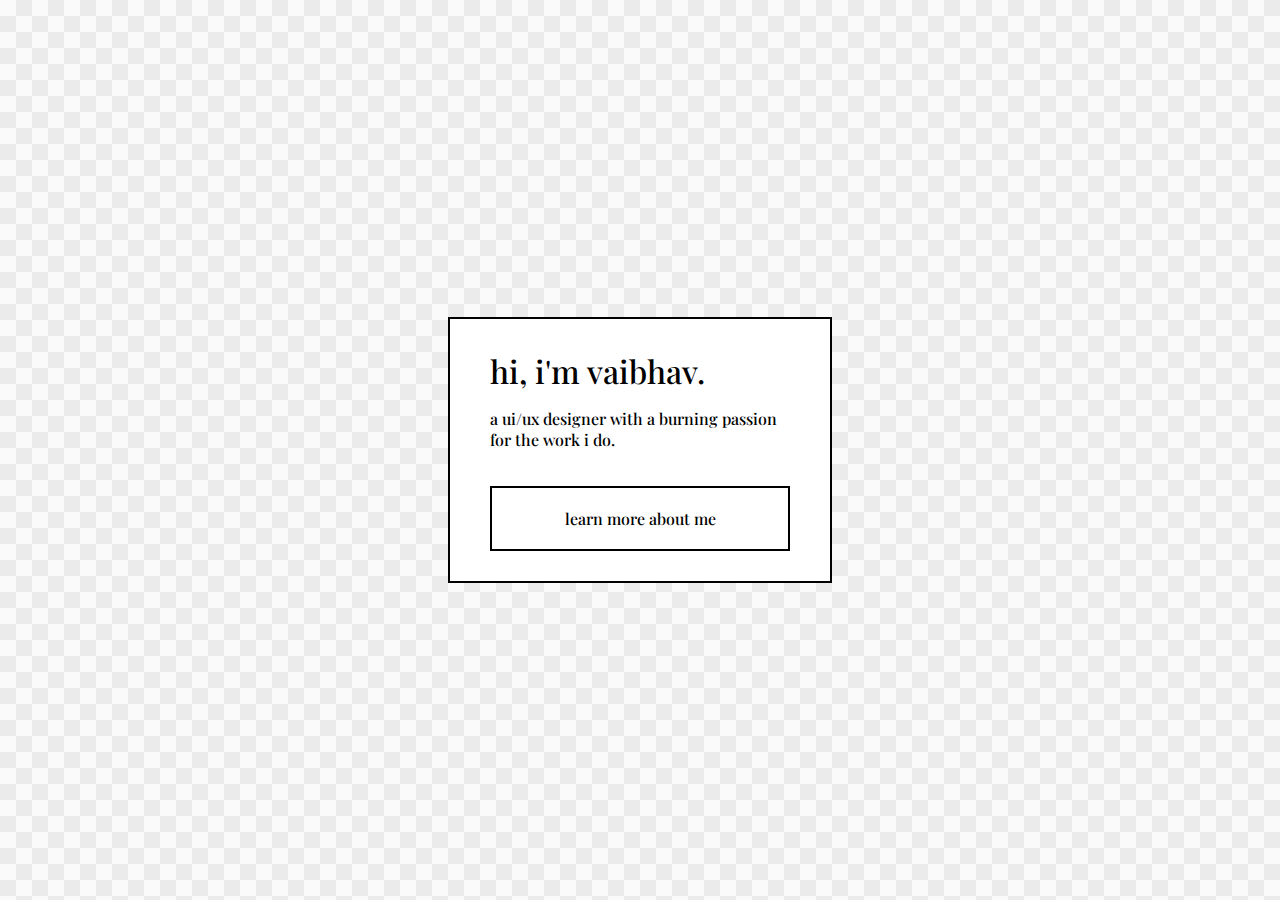
<file: index.html>
<!DOCTYPE html>
<html lang="en">
<head>
    <meta charset="UTF-8">
    <meta name="viewport" content="width=device-width, initial-scale=1.0">
    <title>vaibhav chandra</title>
    <link rel="stylesheet" href="styles.css" type="text/css">
    <link rel="preconnect" href="https://fonts.googleapis.com">
    <link rel="preconnect" href="https://fonts.gstatic.com" crossorigin>
    <link href="https://fonts.googleapis.com/css2?family=Playfair+Display:ital,wght@0,400..900;1,400..900&display=swap" rel="stylesheet">
</head>
<body>
    <div class="container">
        <span class="header">hi, i'm vaibhav.</span>
        <p>a ui/ux designer with a burning passion for the work i do.</p>
        <a href="main.html"><button class="cta">learn more about me</button></a>
    </div>
</body>
</html>
</file>
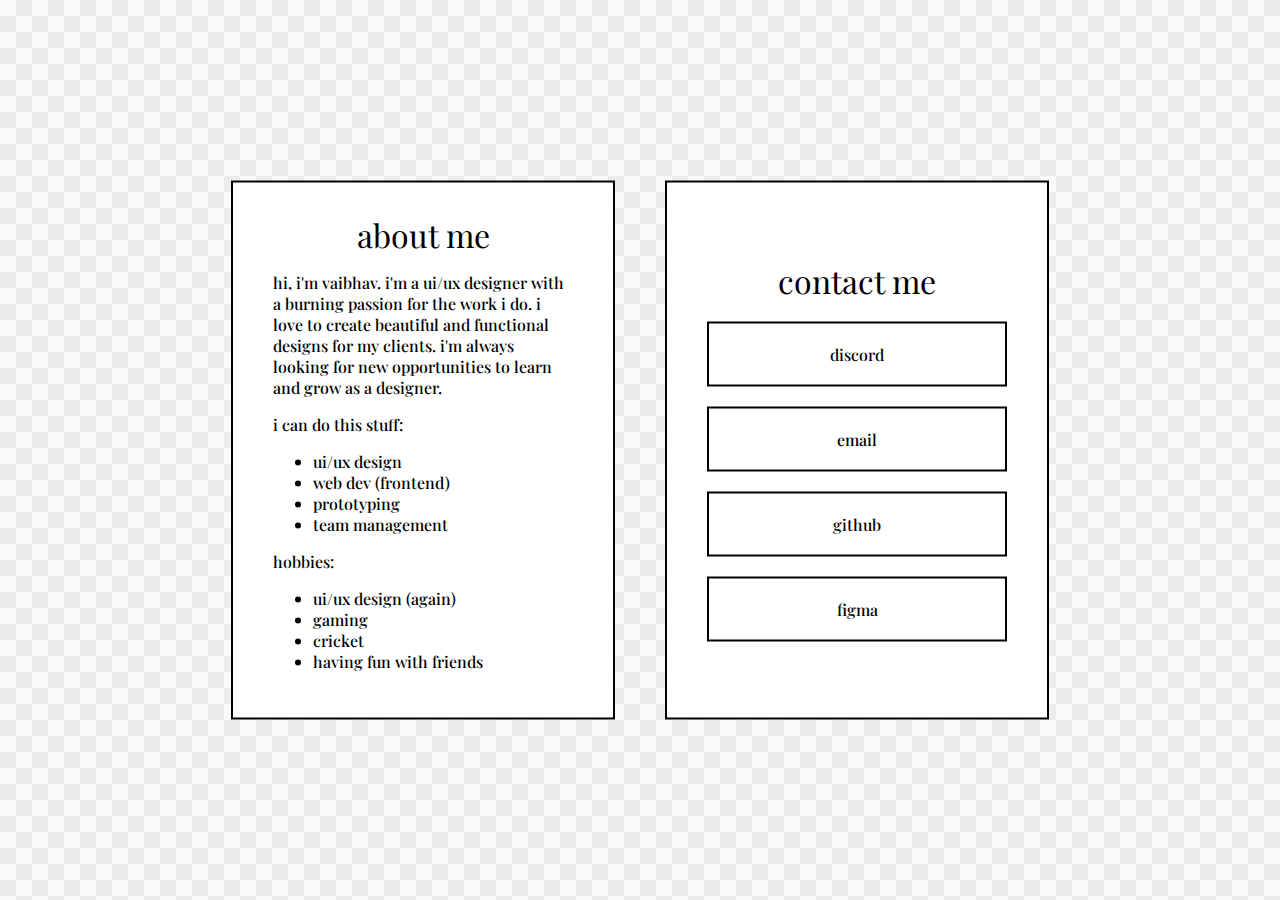
<file: main.html>
<!DOCTYPE html>
<html lang="en">
<head>
    <meta charset="UTF-8">
    <meta name="viewport" content="width=device-width, initial-scale=1.0">
    <title>vaibhav chandra</title>
    <link rel="stylesheet" href="main.css" type="text/css">
    <link rel="preconnect" href="https://fonts.googleapis.com">
    <link rel="preconnect" href="https://fonts.gstatic.com" crossorigin>
    <link href="https://fonts.googleapis.com/css2?family=Playfair+Display:ital,wght@0,400..900;1,400..900&display=swap" rel="stylesheet">
</head>
<body>
    <div class="container">
        <div class="left">
            <span class="header">about me</span>
            <p>hi, i'm vaibhav. i'm a ui/ux designer with a burning passion for the work i do. i love to create beautiful and functional designs for my clients. i'm always looking for new opportunities to learn and grow as a designer.</p>
            <p>i can do this stuff:</p>
            <ul>
                <li>ui/ux design</li>
                <li>web dev (frontend)</li>
                <li>prototyping</li>
                <li>team management</li>
            </ul>
            <p>hobbies:</p>
            <ul>
                <li>ui/ux design (again)</li>
                <li>gaming</li>
                <li>cricket</li>
                <li>having fun with friends</li>
            </ul>
        </div>
        <div class="right">
            <span class="header">contact me</span>
            <div class="socials">
                <a href="https://discordapp.com/users/902959565799309363/"><button class="dc">discord</button></a>
                <a href="mailto:vaibhavnvc@gmail.com"><button class="email">email</button></a>
                <a href="https://github.com/vaibhavchandranv"><button class="gh">github</button></a>
                <a href="https://figma.com/@v79"><button class="fig">figma</button></a>
            </div>
        </div>
    </div>
</body>
</html>
</file>
<file: styles.css>
body {
    font-family: 'Playfair Display', serif;
    display: flex;
    justify-content: center;
    align-items: center;
    background-image: url(checkers.png);
}

.container {
    position: absolute;
    left: 50%;
    top: 50%;
    transform: translate(-50%, -50%);
    display: flex;
    flex-direction: column;
    align-items: left;
    width: 300px;
    background-color: #fff;
    border: 2px solid #000;
    padding: 30px 40px;
    animation: floatIn 1s ease;
    font-weight: 500;
}

.header {
    font-size: xx-large;
}

.cta {
    margin-top: 20px;
    font-family: 'Playfair Display', serif;
    border: 2px solid #000;
    padding: 20px;
    font-size: medium;
    background-color: #fff;
    color: black;
    transition: all 0.3s ease;
    text-decoration: none;
    width: 100%;
    animation-delay: 3s;
    animation: floatIn 1s ease;
    font-weight: 500;
    cursor: pointer;
}

.cta:hover {
    background-color: #000;
    color: white;
}

.cta:hover::after {
    content: ' ->';
}

@keyframes floatIn {
    0% {
        opacity: 0;
        translate: 0 50px;
    }
    100% {
        opacity: 1;
        translate: 0 0;
    }
}
</file>
<file: main.css>
body {
    font-family: 'Playfair Display', serif;
    display: flex;
    justify-content: center;
    align-items: center;
    background-image: url(checkers.png);
    background-color: #000;
}

.container {
    position: absolute;
    left: 50%;
    top: 50%;
    -webkit-transform: translate(-50%, -50%);
    transform: translate(-50%, -50%);
    display: flex;
    flex-direction: row;
    align-items: left;
    gap: 50px;
    animation: floatIn 1s ease;
}

.left {
    width: 300px;
    background-color: #fff;
    border: 2px solid #000;
    padding: 30px 40px;
    text-align: center;
    animation: floatIn 1s ease;
}

p, ul {
    text-align: left;
}

.right {
    width: 300px;
    background-color: #fff;
    border: 2px solid #000;
    padding: 30px 40px;
    display: flex;
    flex-direction: column;
    align-items: center;
    justify-content: center;
    animation: floatIn 1s ease;
}

.header {
    font-size: xx-large;
    text-align: left;
}

p, ul {
    font-weight: 500;
}

.dc {
    margin-top: 20px;
    font-family: 'Playfair Display', serif;
    border: 2px solid #000;
    padding: 20px;
    font-size: medium;
    background-color: #fff;
    color: black;
    transition: all 0.3s ease;
    text-decoration: none;
    width: 100%;
    animation: floatIn 1s ease;
    font-weight: 500;
    cursor: pointer;
}

.dc:hover {
    background-color: #5539cc;
    color: white;
}

.dc:hover::after {
    content: ' ->';
}

.fig {
    margin-top: 20px;
    font-family: 'Playfair Display', serif;
    border: 2px solid #000;
    padding: 20px;
    font-size: medium;
    background-color: #fff;
    color: black;
    transition: all 0.3s ease;
    text-decoration: none;
    width: 100%;
    animation: floatIn 1s ease;
    font-weight: 500;
    cursor: pointer;
}

.fig:hover {
    background-color: #90ee90;
    color: black;
}

.fig:hover::after {
    content: ' ->';
}

.email {
    margin-top: 20px;
    font-family: 'Playfair Display', serif;
    border: 2px solid #000;
    padding: 20px;
    font-size: medium;
    background-color: #fff;
    color: black;
    transition: all 0.3s ease;
    text-decoration: none;
    width: 100%;
    animation: floatIn 1s ease;
    font-weight: 500;
    cursor: pointer;
}

.email:hover {
    background-color: #ff0000;
    color: white;
}

.email:hover::after {
    content: ' ->';
}

.gh {
    margin-top: 20px;
    font-family: 'Playfair Display', serif;
    border: 2px solid #000;
    padding: 20px;
    font-size: medium;
    background-color: #fff;
    color: black;
    transition: all 0.3s ease;
    text-decoration: none;
    width: 100%;
    animation: floatIn 1s ease;
    font-weight: 500;
    cursor: pointer;
}

.gh:hover {
    background-color: #555555;
    color: white;
}

.gh:hover::after {
    content: ' ->';
}

@keyframes floatIn {
    0% {
        opacity: 0;
        translate: 0 50px;
    }
    100% {
        opacity: 1;
        translate: 0 0;
    }
}
</file>
